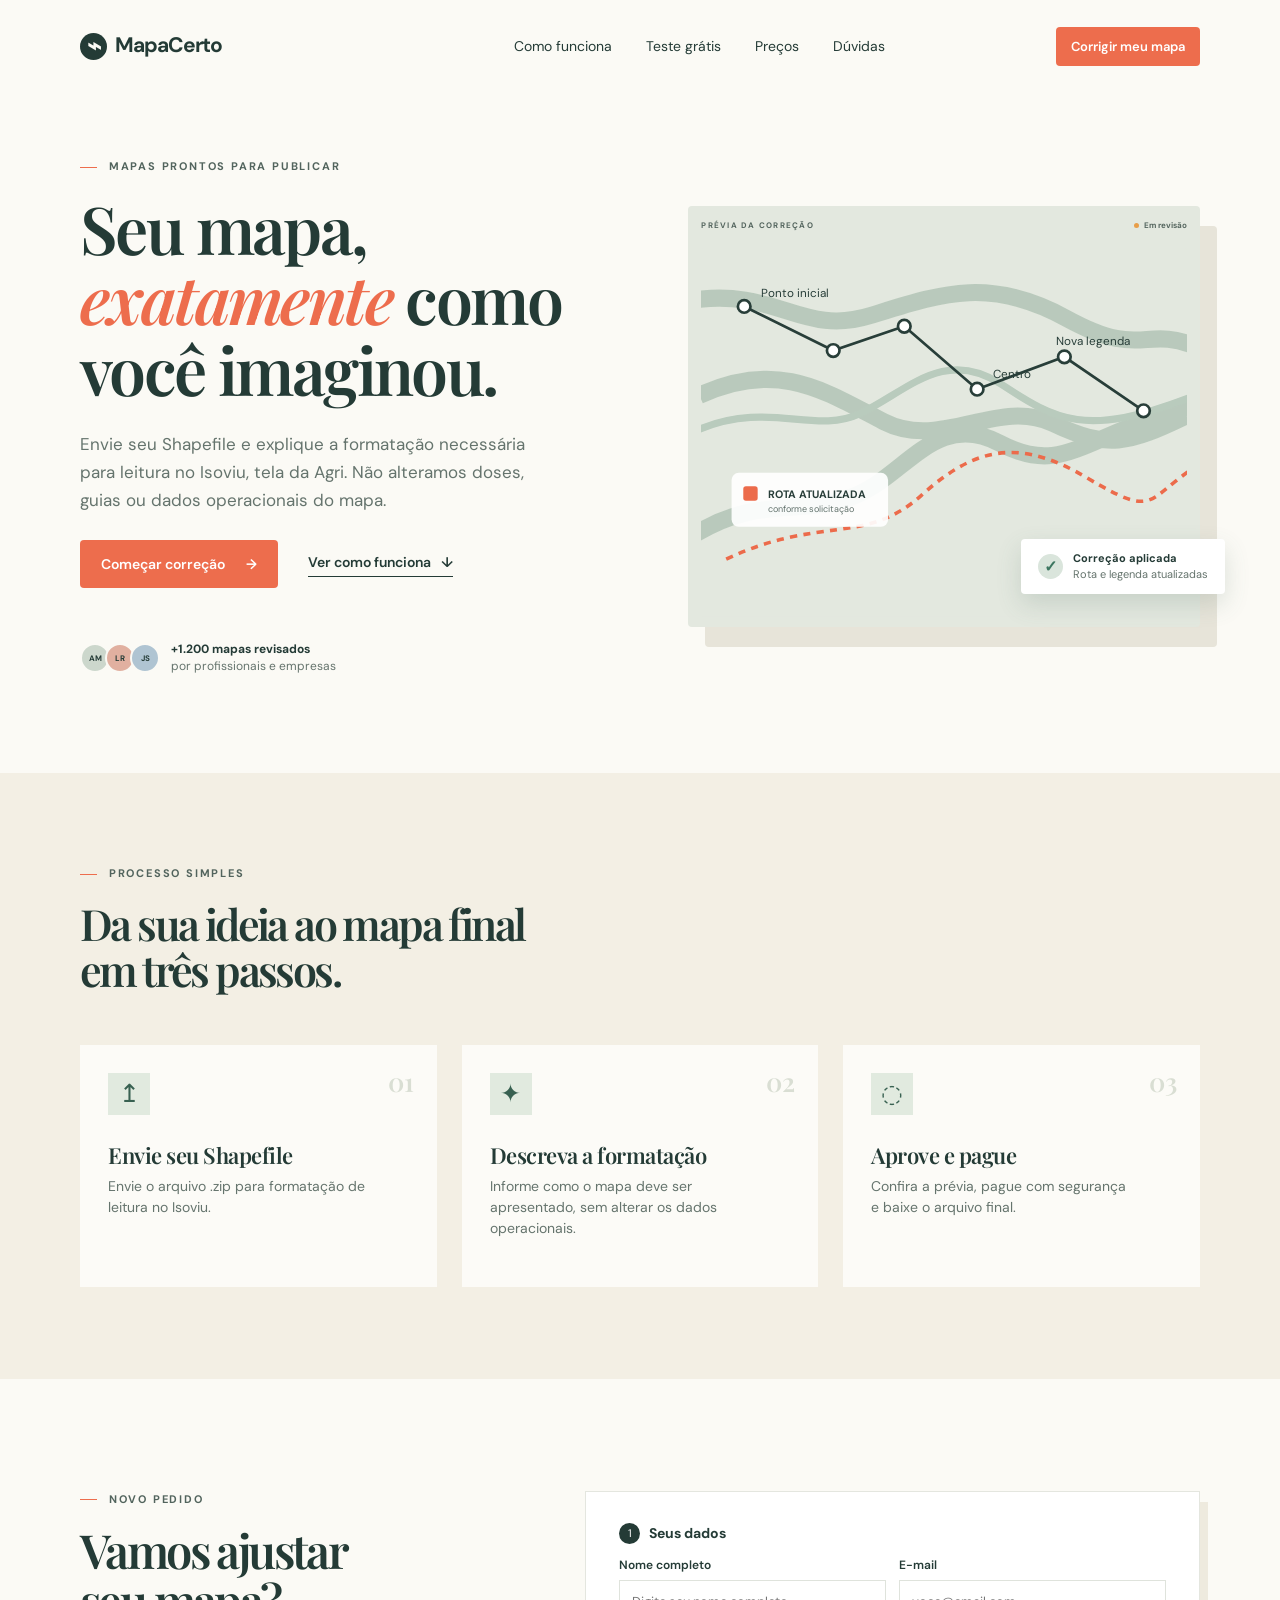
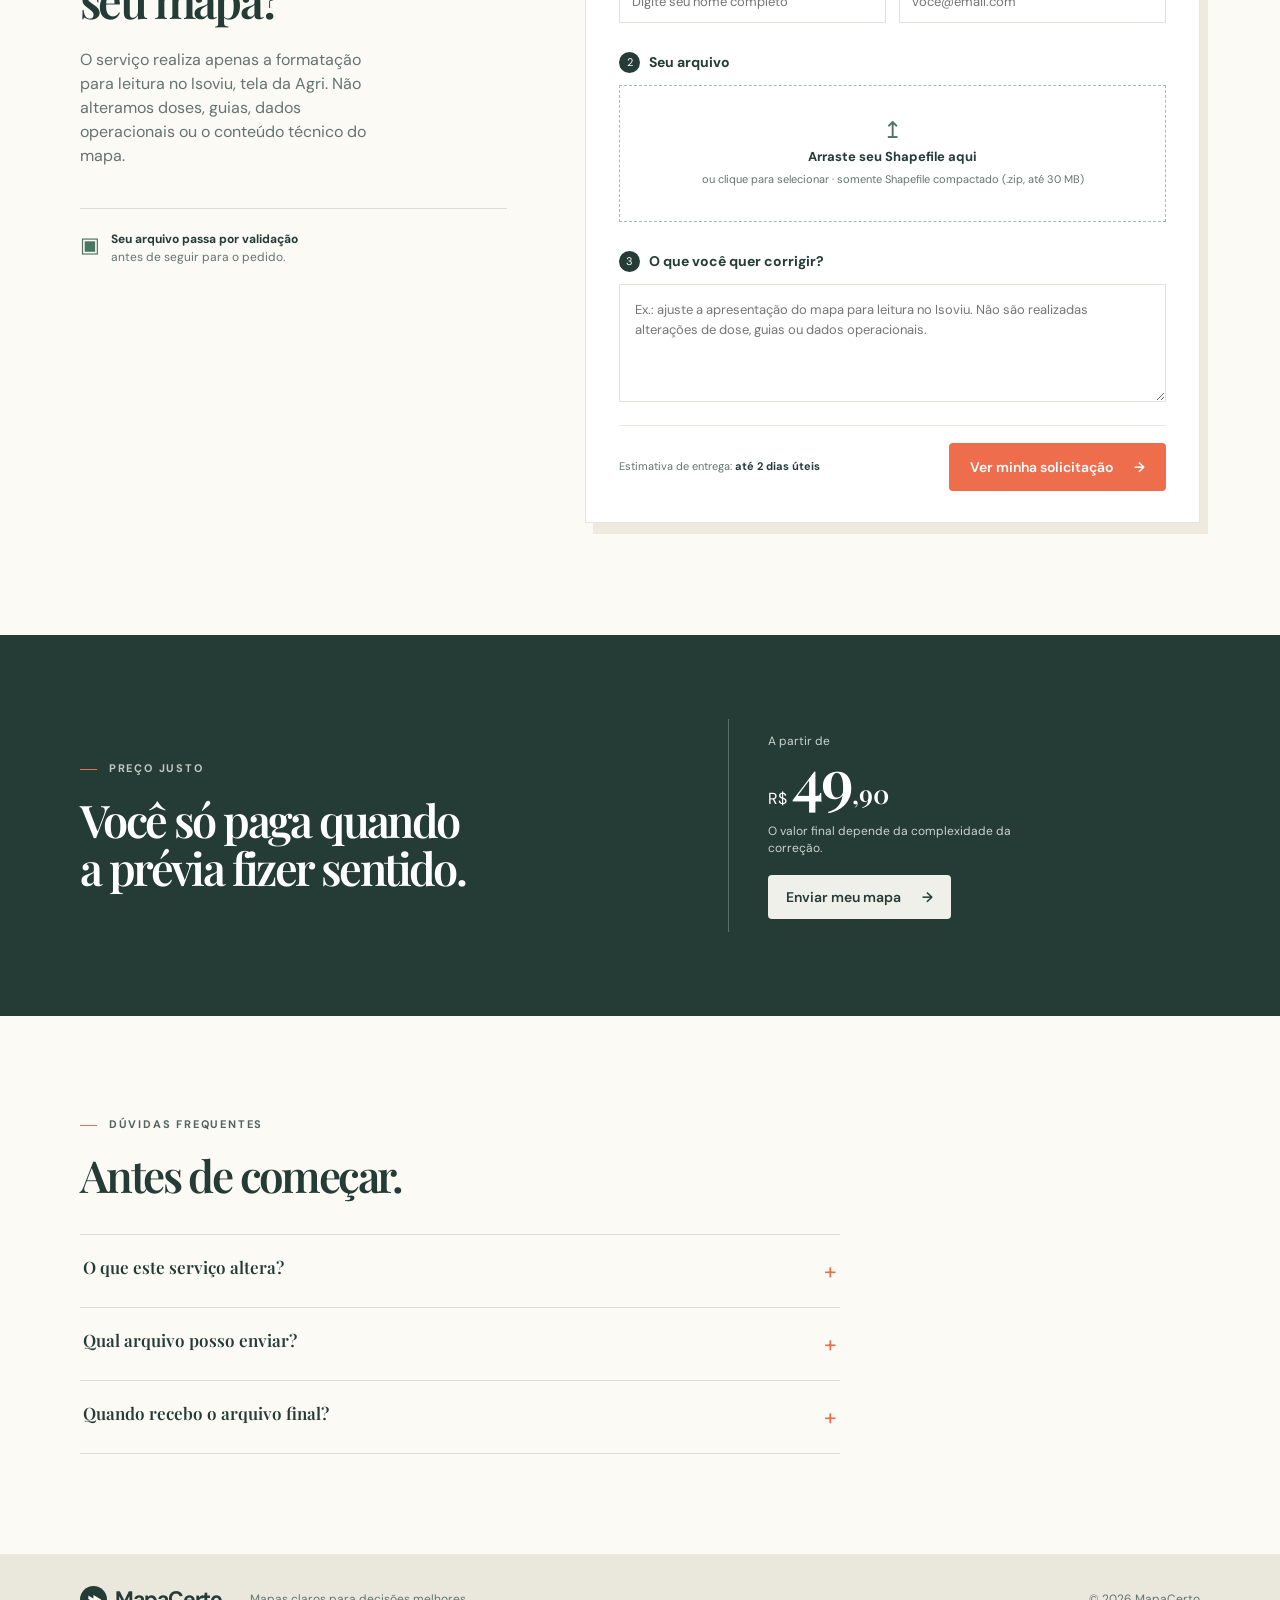
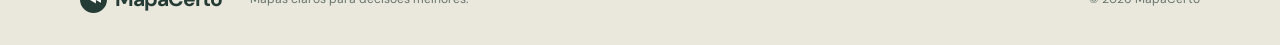
<file: index.html>
<!doctype html>
<html lang="pt-BR">
  <head>
    <meta charset="UTF-8" />
    <meta name="viewport" content="width=device-width, initial-scale=1.0" />
    <title>MapaCerto — Mapas revisados, do seu jeito</title>
    <meta name="description" content="Envie seu Shapefile para formatação de leitura no Isoviu e receba a versão final pronta para usar." />
    <link rel="preconnect" href="https://fonts.googleapis.com" />
    <link rel="preconnect" href="https://fonts.gstatic.com" crossorigin />
    <link href="https://fonts.googleapis.com/css2?family=DM+Sans:wght@400;500;600;700&family=Playfair+Display:wght@600;700&display=swap" rel="stylesheet" />
    <link rel="stylesheet" href="styles.css" />
  </head>
  <body>
    <header class="header container">
      <a class="brand" href="#inicio" aria-label="MapaCerto, página inicial"><span class="brand-mark">⌁</span>MapaCerto</a>
      <nav aria-label="Navegação principal"><a href="#como-funciona">Como funciona</a><a href="teste-gratis.html">Teste grátis</a><a href="#precos">Preços</a><a href="#duvidas">Dúvidas</a></nav>
      <a class="button button-small" href="#pedido">Corrigir meu mapa</a>
    </header>

    <main id="inicio">
      <section class="hero container">
        <div class="hero-copy">
          <p class="eyebrow"><span></span> MAPAS PRONTOS PARA PUBLICAR</p>
          <h1>Seu mapa,<br /><em>exatamente</em> como você imaginou.</h1>
          <p class="hero-text">Envie seu Shapefile e explique a formatação necessária para leitura no Isoviu, tela da Agri. Não alteramos doses, guias ou dados operacionais do mapa.</p>
          <div class="hero-actions"><a class="button" href="#pedido">Começar correção <span>→</span></a><a class="text-link" href="#como-funciona">Ver como funciona <span>↓</span></a></div>
          <div class="proof"><div class="avatars"><i>AM</i><i>LR</i><i>JS</i></div><p><strong>+1.200 mapas revisados</strong><br />por profissionais e empresas</p></div>
        </div>
        <div class="map-card" aria-label="Exemplo de prévia de mapa">
          <div class="map-top"><span>PRÉVIA DA CORREÇÃO</span><span class="status-dot">Em revisão</span></div>
          <svg viewBox="0 0 540 410" role="img" aria-label="Mapa ilustrativo" class="map-art">
            <rect width="540" height="410" fill="#e3e8df"/>
            <path d="M-10 58 C85 44 112 99 189 75S320 31 406 78s84 7 146 32M-8 319c71-44 116-21 175-42s93-98 165-60 92-9 216-42M-2 164c88-41 141-4 205 29s127-27 188 2 84 23 150-9" fill="none" stroke="#9fb6a6" stroke-width="19" opacity=".6"/>
            <path d="M-3 202 C75 169 126 208 177 184 S270 110 333 151 S427 211 544 166" fill="none" stroke="#b9cbbd" stroke-width="8"/>
            <path d="M28 346 C131 297 183 331 245 275 S356 212 430 256 S495 281 544 247" fill="none" stroke="#ec6b4b" stroke-width="4" stroke-dasharray="8 7"/>
            <path d="M48 65 147 114 226 87 307 157 404 121 492 181" fill="none" stroke="#283e39" stroke-width="3"/>
            <g fill="#fff" stroke="#283e39" stroke-width="3"><circle cx="48" cy="65" r="7"/><circle cx="147" cy="114" r="7"/><circle cx="226" cy="87" r="7"/><circle cx="307" cy="157" r="7"/><circle cx="404" cy="121" r="7"/><circle cx="492" cy="181" r="7"/></g>
            <text x="67" y="54" fill="#283e39" font-size="13" font-family="DM Sans">Ponto inicial</text><text x="325" y="145" fill="#283e39" font-size="13" font-family="DM Sans">Centro</text><text x="395" y="108" fill="#283e39" font-size="13" font-family="DM Sans">Nova legenda</text>
            <g transform="translate(34 250)"><rect width="174" height="60" rx="8" fill="#fff" opacity=".92"/><rect x="13" y="15" width="16" height="16" rx="3" fill="#ec6b4b"/><text x="40" y="28" fill="#283e39" font-size="12" font-family="DM Sans" font-weight="700">ROTA ATUALIZADA</text><text x="40" y="44" fill="#63736d" font-size="10" font-family="DM Sans">conforme solicitação</text></g>
          </svg>
          <div class="note-card"><span class="note-icon">✓</span><p><strong>Correção aplicada</strong><br />Rota e legenda atualizadas</p></div>
        </div>
      </section>

      <section class="steps" id="como-funciona"><div class="container"><div class="section-heading"><p class="eyebrow"><span></span> PROCESSO SIMPLES</p><h2>Da sua ideia ao mapa final<br />em três passos.</h2></div><div class="steps-grid"><article><b>01</b><div class="icon-box">↥</div><h3>Envie seu Shapefile</h3><p>Envie o arquivo .zip para formatação de leitura no Isoviu.</p></article><article><b>02</b><div class="icon-box">✦</div><h3>Descreva a formatação</h3><p>Informe como o mapa deve ser apresentado, sem alterar os dados operacionais.</p></article><article><b>03</b><div class="icon-box">◌</div><h3>Aprove e pague</h3><p>Confira a prévia, pague com segurança e baixe o arquivo final.</p></article></div></div></section>

      <section class="order-section container" id="pedido"><div class="order-intro"><p class="eyebrow"><span></span> NOVO PEDIDO</p><h2>Vamos ajustar<br />seu mapa?</h2><p>O serviço realiza apenas a formatação para leitura no Isoviu, tela da Agri. Não alteramos doses, guias, dados operacionais ou o conteúdo técnico do mapa.</p><div class="secure"><span>▣</span><p><strong>Seu arquivo passa por validação</strong><br />antes de seguir para o pedido.</p></div></div><form class="order-form" id="orderForm"><div class="form-step"><span>1</span><h3>Seu arquivo</h3></div><label class="dropzone" id="dropzone" for="mapFile"><input id="mapFile" type="file" accept=".zip,application/zip,application/x-zip-compressed" hidden /><span class="upload-icon">↥</span><strong id="fileLabel">Arraste seu Shapefile aqui</strong><small>ou clique para selecionar · somente Shapefile compactado (.zip, até 30 MB)</small></label><div class="form-step"><span>2</span><h3>O que você quer corrigir?</h3></div><label for="instructions" class="sr-only">Instruções de correção</label><textarea id="instructions" placeholder="Ex.: ajuste a apresentação do mapa para leitura no Isoviu. Não são realizadas alterações de dose, guias ou dados operacionais."></textarea><div class="form-footer"><span>Estimativa de entrega: <strong>até 2 dias úteis</strong></span><button class="button" type="submit">Ver minha solicitação <span>→</span></button></div></form></section>

      <section class="pricing" id="precos"><div class="container pricing-content"><div><p class="eyebrow light"><span></span> PREÇO JUSTO</p><h2>Você só paga quando<br />a prévia fizer sentido.</h2></div><div class="price-card"><p>A partir de</p><div><sup>R$</sup><strong>49</strong><small>,90</small></div><p class="price-note">O valor final depende da complexidade da correção.</p><a href="#pedido" class="button button-light">Enviar meu mapa <span>→</span></a></div></div></section>

      <section class="faq container" id="duvidas"><p class="eyebrow"><span></span> DÚVIDAS FREQUENTES</p><h2>Antes de começar.</h2><details><summary>O que este serviço altera?<span>+</span></summary><p>Somente a formatação visual para leitura no Isoviu, tela da Agri. Não alteramos doses, guias, dados operacionais ou o conteúdo técnico do mapa.</p></details><details><summary>Qual arquivo posso enviar?<span>+</span></summary><p>Envie apenas o Shapefile compactado em .zip, com os arquivos .shp, .shx e .dbf.</p></details><details><summary>Quando recebo o arquivo final?<span>+</span></summary><p>Após a aprovação da prévia e a confirmação do pagamento, enviamos o arquivo formatado.</p></details></section>
    </main>
    <footer><div class="container footer-content"><a class="brand" href="#inicio"><span class="brand-mark">⌁</span>MapaCerto</a><p>Mapas claros para decisões melhores.</p><span>© 2026 MapaCerto</span></div></footer>
    <div class="modal-backdrop" id="modal" hidden><section class="modal" role="dialog" aria-modal="true" aria-labelledby="modalTitle"><button class="close" type="button" aria-label="Fechar">×</button><div class="success-mark">✓</div><p class="eyebrow"><span></span> PEDIDO RECEBIDO</p><h2 id="modalTitle">Pronto, recebemos<br />sua solicitação.</h2><p>Vamos analisar seu mapa e enviar uma prévia com o valor final. O pagamento só será solicitado após sua aprovação.</p><button class="button close-modal" type="button">Entendi</button></section></div>
    <script src="script.js?v=e9b18882"></script>
  </body>
</html>
</file>
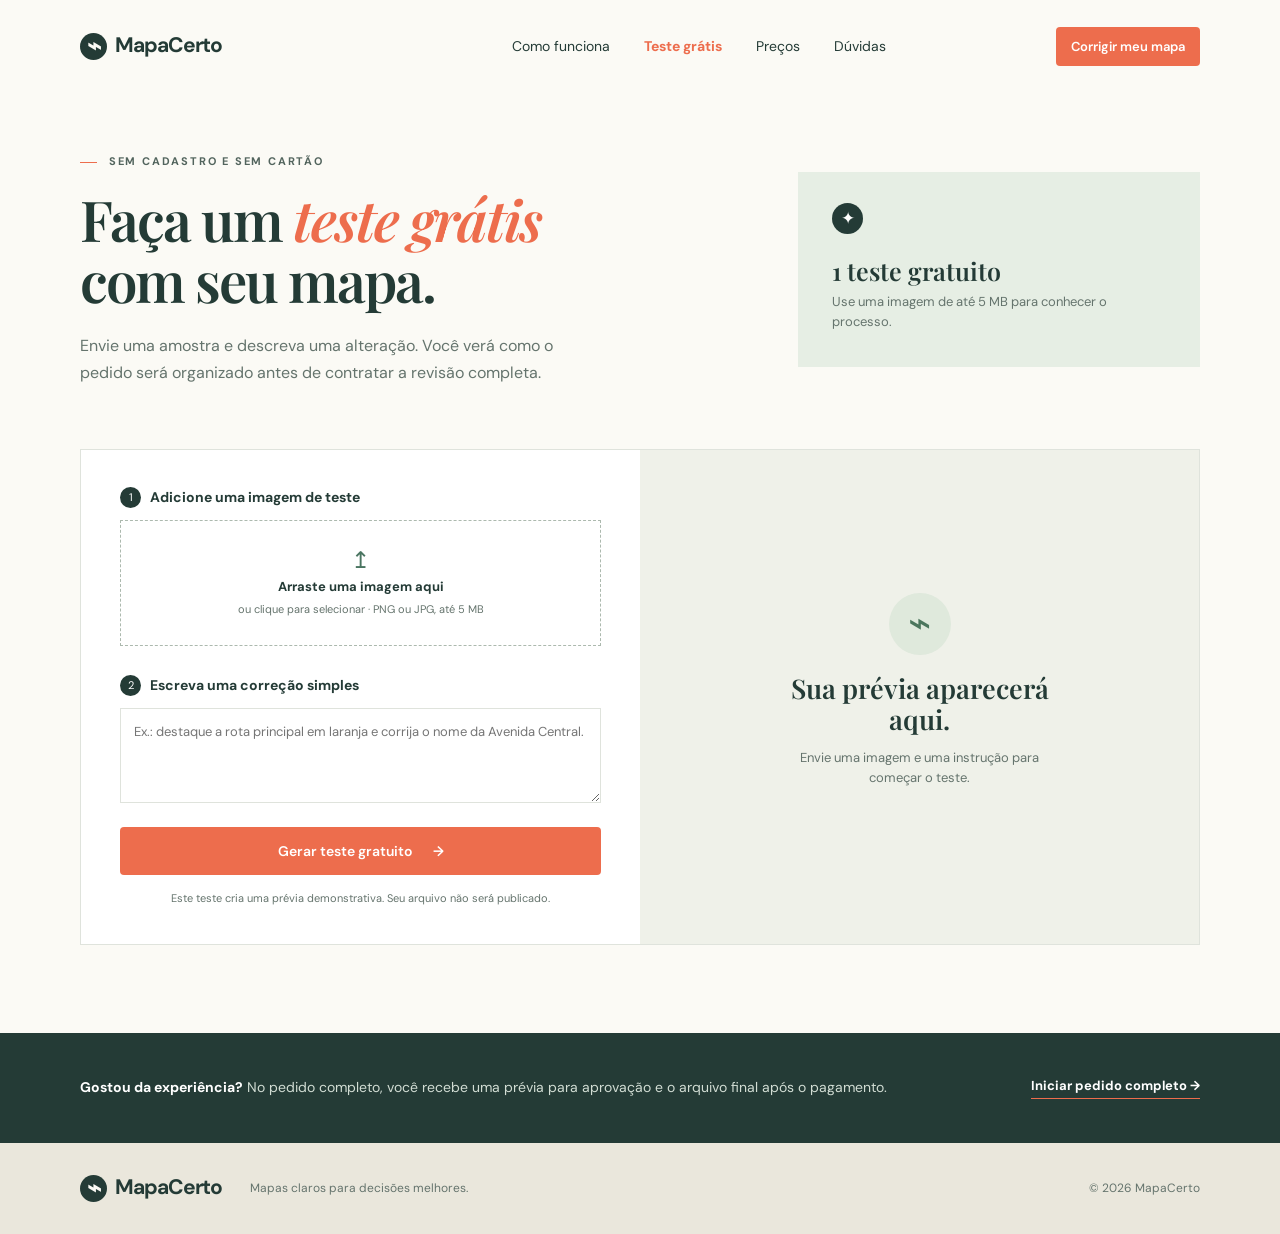
<file: teste-gratis.html>
<!doctype html>
<html lang="pt-BR">
  <head>
    <meta charset="UTF-8" />
    <meta name="viewport" content="width=device-width, initial-scale=1.0" />
    <title>Teste grátis — MapaCerto</title>
    <meta name="description" content="Experimente o fluxo de correção de mapas gratuitamente." />
    <link rel="preconnect" href="https://fonts.googleapis.com" />
    <link rel="preconnect" href="https://fonts.gstatic.com" crossorigin />
    <link href="https://fonts.googleapis.com/css2?family=DM+Sans:wght@400;500;600;700&family=Playfair+Display:wght@600;700&display=swap" rel="stylesheet" />
    <link rel="stylesheet" href="styles.css" />
  </head>
  <body>
    <header class="header container">
      <a class="brand" href="index.html" aria-label="MapaCerto, página inicial"><span class="brand-mark">⌁</span>MapaCerto</a>
      <nav aria-label="Navegação principal"><a href="index.html#como-funciona">Como funciona</a><a class="active-nav" href="teste-gratis.html">Teste grátis</a><a href="index.html#precos">Preços</a><a href="index.html#duvidas">Dúvidas</a></nav>
      <a class="button button-small" href="index.html#pedido">Corrigir meu mapa</a>
    </header>
    <main class="trial-page">
      <section class="trial-hero container">
        <div><p class="eyebrow"><span></span> SEM CADASTRO E SEM CARTÃO</p><h1>Faça um <em>teste grátis</em><br />com seu mapa.</h1><p>Envie uma amostra e descreva uma alteração. Você verá como o pedido será organizado antes de contratar a revisão completa.</p></div>
        <aside><span class="trial-spark">✦</span><strong>1 teste gratuito</strong><p>Use uma imagem de até 5 MB para conhecer o processo.</p></aside>
      </section>
      <section class="trial-workspace container">
        <form class="trial-form" id="trialForm">
          <div class="form-step"><span>1</span><h3>Adicione uma imagem de teste</h3></div>
          <label class="dropzone" id="trialDropzone" for="trialFile"><input id="trialFile" type="file" accept=".jpg,.jpeg,.png" hidden /><span class="upload-icon">↥</span><strong id="trialFileLabel">Arraste uma imagem aqui</strong><small>ou clique para selecionar · PNG ou JPG, até 5 MB</small></label>
          <div class="form-step"><span>2</span><h3>Escreva uma correção simples</h3></div>
          <label for="trialInstructions" class="sr-only">Instruções de teste</label>
          <textarea id="trialInstructions" required placeholder="Ex.: destaque a rota principal em laranja e corrija o nome da Avenida Central."></textarea>
          <button class="button" type="submit">Gerar teste gratuito <span>→</span></button>
          <p class="trial-disclaimer">Este teste cria uma prévia demonstrativa. Seu arquivo não será publicado.</p>
        </form>
        <section class="trial-result" aria-live="polite" id="trialResult">
          <div class="result-empty" id="resultEmpty"><div class="empty-circle">⌁</div><h2>Sua prévia aparecerá aqui.</h2><p>Envie uma imagem e uma instrução para começar o teste.</p></div>
          <div class="result-ready" id="resultReady" hidden>
            <p class="eyebrow"><span></span> TESTE CONCLUÍDO</p><div class="result-map"><img id="previewImage" alt="Prévia do mapa enviado" /><div class="result-route"></div><span class="result-pin">●</span></div>
            <h2>Prévia preparada.</h2><p id="resultCopy">A correção solicitada foi registrada para revisão.</p><a class="button" href="index.html#pedido">Quero a versão final <span>→</span></a>
          </div>
        </section>
      </section>
      <section class="trial-bottom"><div class="container"><p><strong>Gostou da experiência?</strong> No pedido completo, você recebe uma prévia para aprovação e o arquivo final após o pagamento.</p><a href="index.html#pedido">Iniciar pedido completo →</a></div></section>
    </main>
    <footer><div class="container footer-content"><a class="brand" href="index.html"><span class="brand-mark">⌁</span>MapaCerto</a><p>Mapas claros para decisões melhores.</p><span>© 2026 MapaCerto</span></div></footer>
    <script src="script.js"></script>
  </body>
</html>
</file>
<file: styles.css>
:root{--ink:#243b36;--muted:#65746d;--paper:#fbfaf5;--cream:#f3efe4;--orange:#ed6d4d;--line:#d9ded6;--sans:"DM Sans",Arial,sans-serif;--serif:"Playfair Display",Georgia,serif}*{box-sizing:border-box}html{scroll-behavior:smooth}body{margin:0;background:var(--paper);color:var(--ink);font-family:var(--sans);font-size:16px;line-height:1.5}.container{width:min(1120px,calc(100% - 48px));margin:auto}.header{height:92px;display:flex;align-items:center;justify-content:space-between}.brand{display:inline-flex;align-items:center;gap:8px;color:var(--ink);font-weight:700;font-size:21px;text-decoration:none;letter-spacing:-1px}.brand-mark{display:grid;place-items:center;width:27px;height:27px;color:var(--paper);background:var(--ink);border-radius:50%;font-size:24px;line-height:1}.header nav{display:flex;gap:34px;margin-left:120px}.header nav a{color:var(--ink);font-size:14px;text-decoration:none}.button{border:0;display:inline-flex;align-items:center;justify-content:center;gap:21px;background:var(--orange);border-radius:4px;color:#fff;padding:15px 21px;font:600 14px var(--sans);text-decoration:none;cursor:pointer;transition:transform .2s,background .2s}.button:hover{background:#d75b3d;transform:translateY(-2px)}.button-small{padding:11px 15px;font-size:13px}.hero{display:grid;grid-template-columns:1.03fr .97fr;gap:65px;align-items:center;padding:66px 0 98px}.eyebrow{margin:0 0 18px;font-size:11px;font-weight:700;letter-spacing:1.8px;color:#52645d}.eyebrow span{display:inline-block;width:17px;height:1px;background:var(--orange);vertical-align:middle;margin:0 7px 0 0}.hero h1,.section-heading h2,.order-intro h2,.pricing h2,.faq h2,.modal h2{font:600 clamp(43px,5.2vw,66px)/1.07 var(--serif);letter-spacing:-2.6px;margin:0;color:var(--ink)}h1 em{color:var(--orange);font-style:italic}.hero-text{color:var(--muted);width:min(445px,100%);font-size:17px;line-height:1.65;margin:26px 0}.hero-actions{display:flex;align-items:center;gap:30px}.text-link{font-size:14px;font-weight:600;color:var(--ink);text-decoration:none;border-bottom:1px solid var(--ink);padding-bottom:3px}.text-link span{margin-left:7px}.proof{display:flex;align-items:center;gap:11px;margin-top:53px}.proof p{font-size:12px;color:var(--muted);line-height:1.4;margin:0}.proof strong{color:var(--ink)}.avatars{display:flex;padding-left:5px}.avatars i{display:grid;place-items:center;margin-left:-5px;width:30px;height:30px;border:2px solid var(--paper);border-radius:50%;background:#ccd7cc;color:var(--ink);font-size:8px;font-style:normal;font-weight:700}.avatars i:nth-child(2){background:#e1b0a0}.avatars i:nth-child(3){background:#afc4d2}.map-card{background:#e3e8df;position:relative;padding:13px 13px 10px;border-radius:4px;box-shadow:17px 20px 0 #e7e4d9}.map-top{height:29px;display:flex;align-items:flex-start;justify-content:space-between;color:#55665f;font-size:8px;font-weight:700;letter-spacing:1.25px}.status-dot{display:flex;align-items:center;gap:5px;letter-spacing:0}.status-dot:before{content:"";width:5px;height:5px;border-radius:50%;background:#e89e49}.map-art{display:block;width:100%;height:auto;border-radius:2px}.note-card{position:absolute;right:-25px;bottom:33px;display:flex;align-items:center;gap:10px;background:#fff;border-radius:4px;padding:12px 17px;box-shadow:0 10px 24px #52706330}.note-card p{font-size:11px;color:var(--muted);line-height:1.4;margin:0}.note-card strong{color:var(--ink)}.note-icon{display:grid;place-items:center;background:#dae5dc;color:#3c7660;border-radius:50%;font-weight:700;width:25px;height:25px}.steps{background:var(--cream);padding:92px 0}.section-heading h2{font-size:43px}.steps-grid{display:grid;grid-template-columns:repeat(3,1fr);gap:25px;margin-top:53px}.steps-grid article{position:relative;padding:28px;background:#fcfbf7;min-height:242px}.steps-grid b{position:absolute;right:23px;top:19px;font:600 26px var(--serif);color:#d9ded3}.icon-box{display:grid;place-items:center;width:42px;height:42px;background:#e1eadf;color:#386151;font-size:25px}.steps-grid h3{margin:25px 0 6px;font:600 22px var(--serif);letter-spacing:-.5px}.steps-grid p{margin:0;color:var(--muted);font-size:14px;max-width:260px}.order-section{display:grid;grid-template-columns:.82fr 1.18fr;gap:78px;padding:112px 0}.order-intro h2{font-size:47px}.order-intro>p:not(.eyebrow){color:var(--muted);margin:22px 0 40px;max-width:290px}.secure{border-top:1px solid var(--line);padding-top:21px;display:flex;gap:11px}.secure>span{color:#4a7561;font-size:21px}.secure p{margin:0;font-size:12px;color:var(--muted)}.secure strong{color:var(--ink)}.order-form{padding:31px 33px;background:#fff;border:1px solid #e4e6df;box-shadow:8px 11px 0 #eeeade}.form-step{display:flex;align-items:center;gap:9px;margin-bottom:12px}.form-step span{display:grid;place-items:center;width:21px;height:21px;border-radius:50%;font-size:11px;background:var(--ink);color:#fff}.form-step h3{font-size:14px;margin:0}.dropzone{height:137px;border:1.5px dashed #acb9ae;display:flex;align-items:center;justify-content:center;flex-direction:column;gap:5px;cursor:pointer;margin-bottom:29px;transition:.2s}.dropzone:hover,.dropzone.dragover{background:#f3f7f1;border-color:#5d856f}.upload-icon{font-size:23px;color:#4a7561;line-height:1}.dropzone strong{font-size:13px}.dropzone small{color:var(--muted);font-size:11px}.order-form textarea{width:100%;height:118px;resize:vertical;padding:15px;border:1px solid #dfe3dc;color:var(--ink);font:13px/1.55 var(--sans);margin-bottom:16px}.order-form textarea:focus{outline:2px solid #dceadd;border-color:#668574}.form-footer{border-top:1px solid #e7e9e3;padding-top:17px;display:flex;justify-content:space-between;align-items:center;gap:15px;font-size:11px;color:var(--muted)}.form-footer strong{color:var(--ink)}.pricing{background:var(--ink);color:#fff;padding:84px 0}.pricing-content{display:grid;grid-template-columns:1.1fr .9fr;align-items:center;gap:70px}.pricing .eyebrow{color:#bdcbc0}.pricing h2{color:#fff;font-size:45px}.light span{background:var(--orange)}.price-card{border-left:1px solid #597168;padding:13px 0 13px 39px}.price-card>p{margin:0;color:#cad5cc;font-size:12px}.price-card div{display:flex;align-items:baseline;margin:2px 0}.price-card sup{font-size:16px;margin-right:5px}.price-card strong{font:600 61px/.9 var(--serif);letter-spacing:-2px}.price-card small{font:600 26px var(--serif)}.price-card .price-note{margin:12px 0 18px;max-width:250px;line-height:1.45}.button-light{background:#eff0e9;color:var(--ink);padding:13px 18px}.button-light:hover{background:#fff}.faq{padding:100px 0}.faq h2{font-size:44px;margin-bottom:36px}.faq details{max-width:760px;border-top:1px solid var(--line);padding:21px 3px}.faq details:last-child{border-bottom:1px solid var(--line)}.faq summary{list-style:none;cursor:pointer;display:flex;justify-content:space-between;font:600 17px var(--serif)}.faq summary::-webkit-details-marker{display:none}.faq summary span{font:400 23px var(--sans);color:var(--orange)}.faq details[open] summary span{transform:rotate(45deg)}.faq details p{color:var(--muted);font-size:14px;max-width:600px;margin:13px 0 0}footer{background:#eae7dc}.footer-content{height:91px;display:flex;align-items:center;gap:28px}.footer-content p,.footer-content>span{margin:0;color:#65746d;font-size:12px}.footer-content>span{margin-left:auto}.modal-backdrop{position:fixed;inset:0;background:#1f302ba8;z-index:5;display:grid;place-items:center;padding:24px}.modal{position:relative;width:min(480px,100%);background:var(--paper);padding:47px 46px 42px;text-align:center;box-shadow:0 20px 60px #0004}.modal .eyebrow{margin-top:20px}.modal h2{font-size:38px}.modal>p:not(.eyebrow){font-size:14px;color:var(--muted);margin:17px auto 27px;max-width:350px}.success-mark{display:grid;place-items:center;width:48px;height:48px;border-radius:50%;margin:auto;background:#dfebdf;color:#3c765e;font-size:26px}.close{position:absolute;right:14px;top:8px;border:0;background:none;font-size:29px;color:var(--muted);cursor:pointer}.sr-only{position:absolute;width:1px;height:1px;overflow:hidden;clip:rect(0,0,0,0)}
@media(max-width:760px){.container{width:min(100% - 32px,560px)}.header{height:74px}.header nav{display:none}.header .button{display:none}.hero{grid-template-columns:1fr;gap:52px;padding:55px 0 75px}.hero h1{font-size:48px}.map-card{margin:0 12px 0 0}.note-card{right:-8px;bottom:20px}.steps{padding:66px 0}.section-heading h2{font-size:35px}.steps-grid{grid-template-columns:1fr;margin-top:35px}.steps-grid article{min-height:0}.order-section{grid-template-columns:1fr;gap:47px;padding:75px 0}.order-intro h2{font-size:42px}.order-form{padding:23px 18px}.form-footer{align-items:flex-start;flex-direction:column}.form-footer .button{width:100%}.pricing{padding:65px 0}.pricing-content{grid-template-columns:1fr;gap:38px}.pricing h2{font-size:36px}.price-card{padding-left:25px}.faq{padding:74px 0}.faq h2{font-size:37px}.footer-content{height:auto;min-height:90px;padding:25px 0;flex-wrap:wrap;gap:11px}.footer-content>span{margin-left:0;width:100%}}
.modal-backdrop[hidden]{display:none}
.active-nav{color:var(--orange)!important;font-weight:700}.trial-page{padding-bottom:0}.trial-hero{display:grid;grid-template-columns:1fr .62fr;gap:70px;align-items:center;padding:61px 0 63px}.trial-hero h1{font:600 clamp(39px,4.4vw,58px)/1.09 var(--serif);letter-spacing:-2px;margin:0}.trial-hero h1 em{color:var(--orange);font-style:italic}.trial-hero>div>p:not(.eyebrow){color:var(--muted);max-width:520px;margin:23px 0 0;font-size:16px;line-height:1.65}.trial-hero aside{background:#e6eee4;padding:31px 34px;position:relative;min-height:168px}.trial-hero aside strong{display:block;margin-top:20px;font:600 25px var(--serif)}.trial-hero aside p{color:var(--muted);font-size:13px;margin:5px 0}.trial-spark{display:grid;place-items:center;width:31px;height:31px;background:var(--ink);color:#fff;border-radius:50%;font-size:17px}.trial-workspace{display:grid;grid-template-columns:1fr 1fr;min-height:475px;border:1px solid #dfe3dc}.trial-form{padding:37px 39px;background:#fff}.trial-form .dropzone{height:126px}.trial-form textarea{width:100%;height:95px;resize:vertical;padding:13px;border:1px solid #dfe3dc;font:13px/1.5 var(--sans);color:var(--ink);margin-bottom:17px}.trial-form textarea:focus{outline:2px solid #dceadd;border-color:#668574}.trial-form .button{width:100%}.trial-disclaimer{margin:15px 0 0;text-align:center;color:var(--muted);font-size:11px}.trial-result{background:#eff1e9;padding:33px;display:grid;place-items:center}.result-empty{text-align:center;max-width:280px}.empty-circle{display:grid;place-items:center;width:62px;height:62px;border-radius:50%;margin:0 auto 18px;background:#dfe9dc;color:#4b765d;font-size:39px}.result-empty h2,.result-ready h2{font:600 27px/1.15 var(--serif);margin:0}.result-empty p,.result-ready>p:not(.eyebrow){font-size:13px;color:var(--muted);line-height:1.55}.result-ready{width:min(100%,350px)}.result-ready .eyebrow{margin-bottom:12px}.result-map{height:176px;position:relative;overflow:hidden;margin-bottom:18px;background:#ced9cd}.result-map img{width:100%;height:100%;object-fit:cover;display:block}.result-route{position:absolute;left:-5%;top:54%;width:115%;height:39%;border-top:4px dashed var(--orange);border-radius:50%;transform:rotate(-11deg)}.result-pin{position:absolute;left:54%;top:45%;color:var(--orange);font-size:24px;text-shadow:0 1px 2px #473d}.result-ready .button{margin-top:5px}.trial-bottom{margin-top:88px;background:var(--ink);color:#fff}.trial-bottom>div{min-height:110px;display:flex;align-items:center;justify-content:space-between;gap:30px}.trial-bottom p{margin:0;color:#d2ddd4;font-size:14px}.trial-bottom strong{color:#fff}.trial-bottom a{color:#fff;text-decoration:none;font-size:13px;font-weight:700;white-space:nowrap;border-bottom:1px solid var(--orange);padding-bottom:3px}
@media(max-width:760px){.trial-hero{grid-template-columns:1fr;gap:32px;padding:45px 0}.trial-hero h1{font-size:43px}.trial-workspace{grid-template-columns:1fr}.trial-form{padding:26px 20px}.trial-result{min-height:390px;padding:27px 20px}.trial-bottom{margin-top:55px}.trial-bottom>div{min-height:0;padding:25px 0;align-items:flex-start;flex-direction:column;gap:15px}}
</file>
